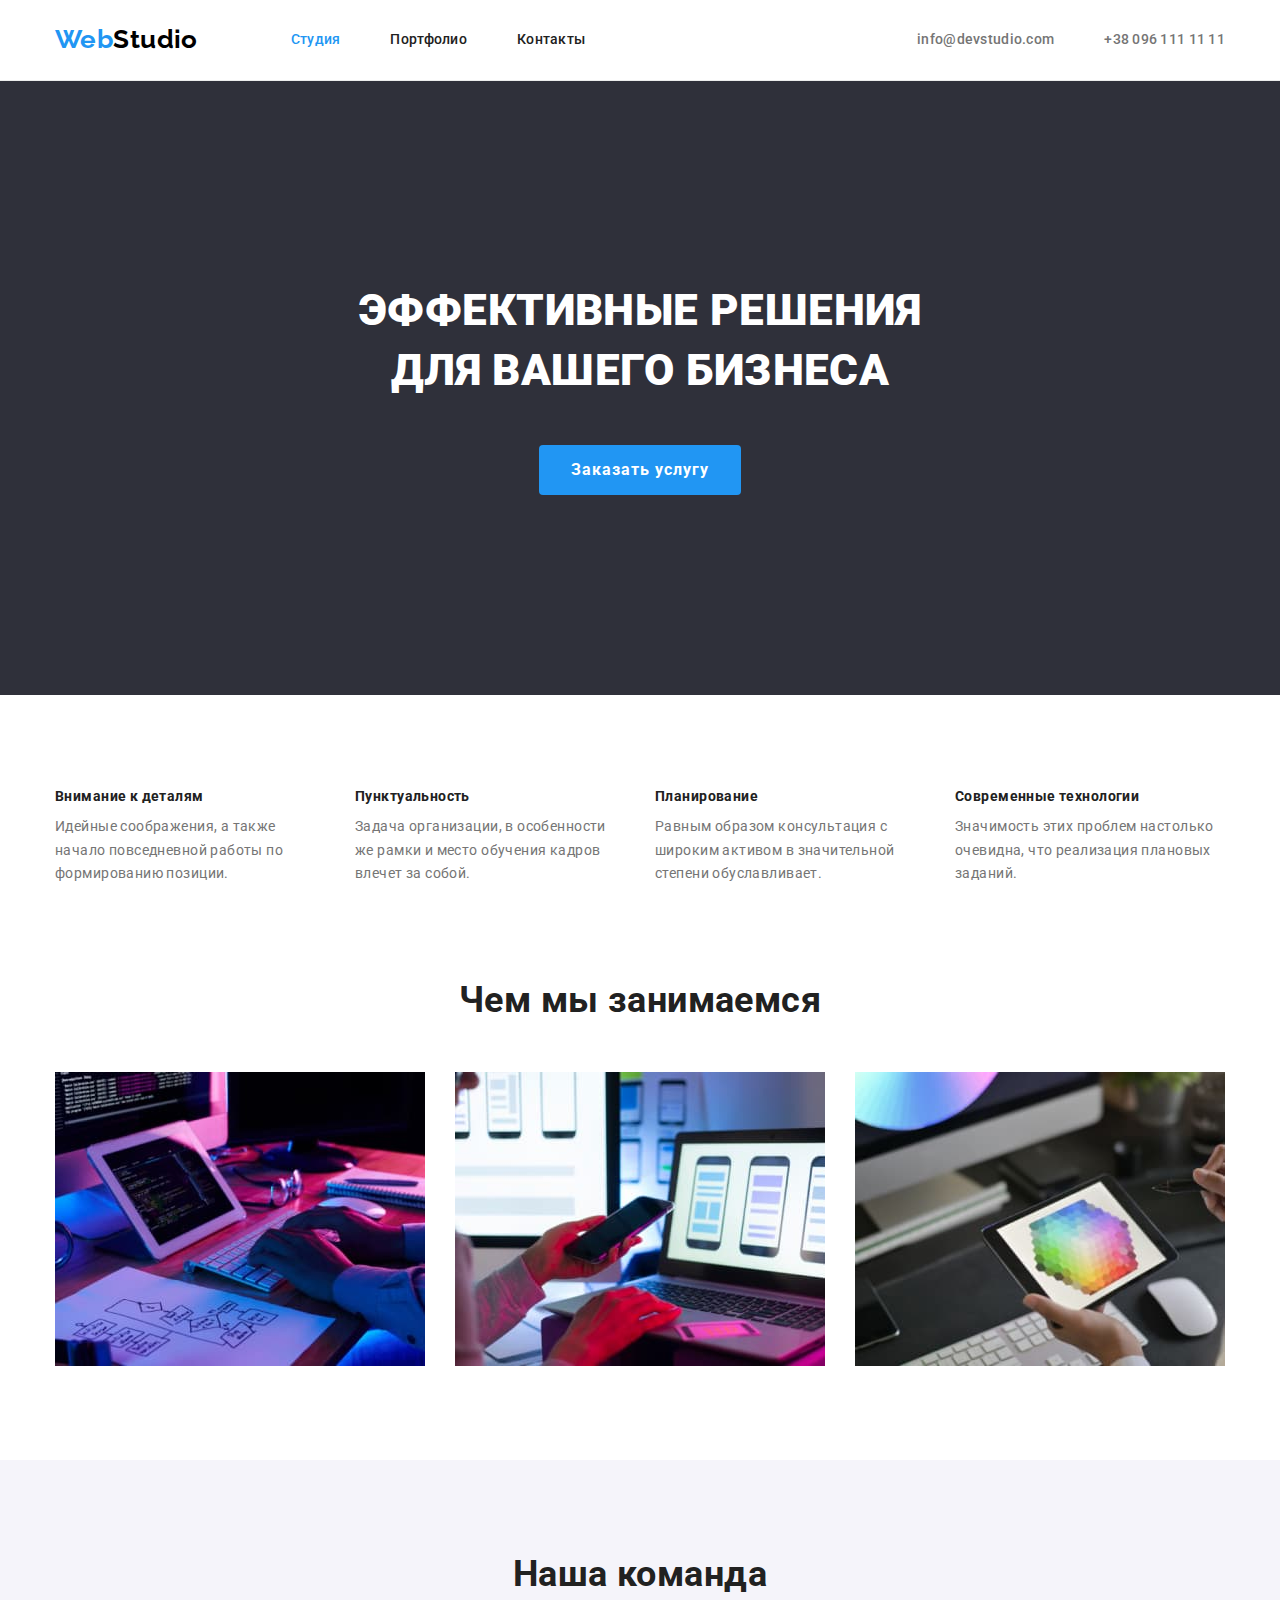
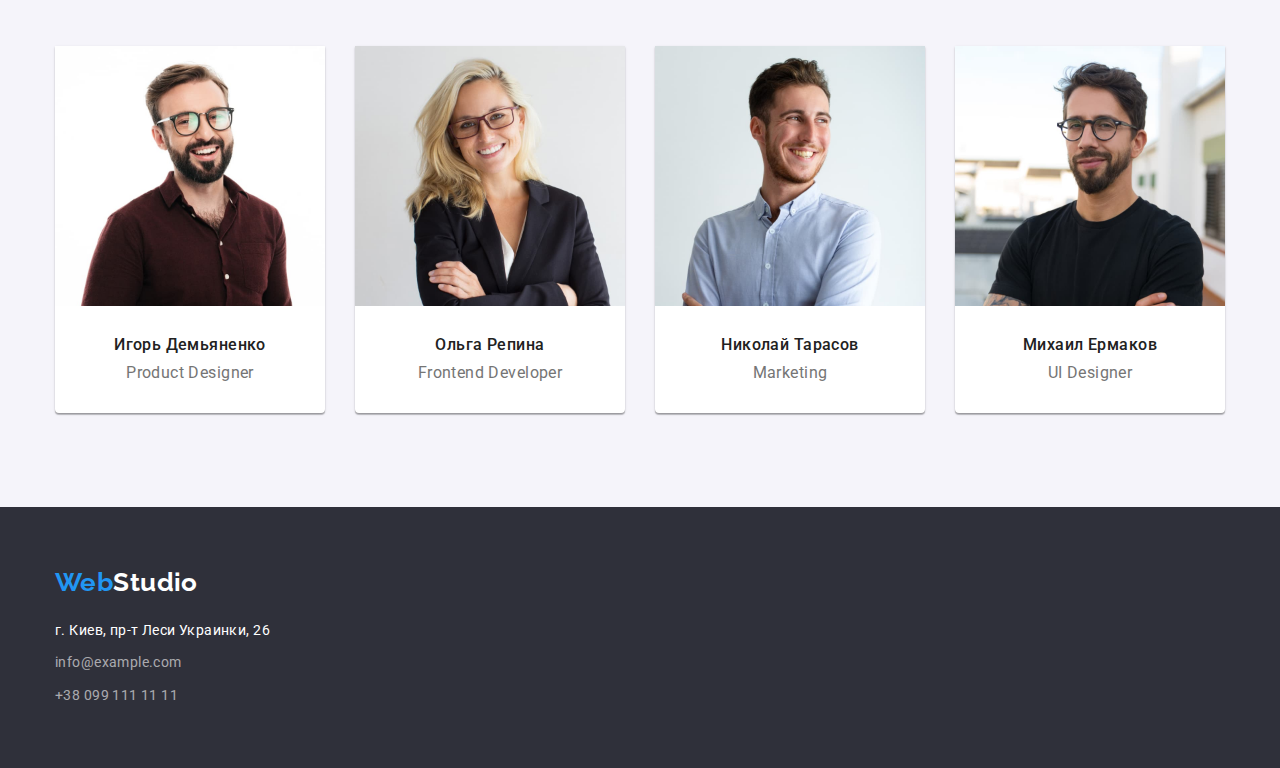
<file: index.html>
<!DOCTYPE html>
<html lang="ru">
  <head>
    <meta charset="UTF-8" />
    <meta http-equiv="X-UA-Compatible" content="IE=edge" />
    <meta name="viewport" content="width=device-width, initial-scale=1.0" />
    <title>WebStudio</title>
    <link rel="preconnect" href="https://fonts.googleapis.com" />
    <link rel="preconnect" href="https://fonts.gstatic.com" crossorigin />
    <link
      href="https://fonts.googleapis.com/css2?family=Raleway:wght@700&family=Roboto:wght@400;500;700;900&display=swap"
      rel="stylesheet"
    />
    <link
      rel="stylesheet"
      href="https://cdnjs.cloudflare.com/ajax/libs/modern-normalize/1.1.0/modern-normalize.min.css"
    />
    <link rel="stylesheet" href="./css/styles.css" />
  </head>
  <body>
    <!-- Header -->
    <header class="header">
      <div class="conteiner header-div">
        <a href="./index.html" class="logo"
          >Web<span class="logo-part">Studio</span></a
        >
        <nav>
          <ul class="site-nav list">
            <li class="item">
              <a class="link current" href="./index.html">Студия</a>
            </li>
            <li class="item">
              <a class="link" href="./portfolio.html">Портфолио</a>
            </li>
            <li class="item"><a class="link" href="">Контакты</a></li>
          </ul>
        </nav>
        <ul class="header-contact list">
          <li class="go-to">
            <a class="contact" href="mailto:info@devstudio.com"
              >info@devstudio.com</a
            >
          </li>
          <li class="go-to">
            <a class="contact" href="tel:+380961111111">+38 096 111 11 11</a>
          </li>
        </ul>
      </div>
    </header>

    <!-- Main -->

    <main>
      <section class="hero">
        <div class="conteiner">
          <h1 class="hero-title">
            Эффективные решения
            <br />
            для вашего бизнеса
          </h1>
          <button class="hero-button" type="button">Заказать услугу</button>
        </div>
      </section>

      <!-- Качества компании -->

      <section class="quality">
        <div class="conteiner">
          <h2 class="visually-hidden">Качества компании</h2>
          <ul class="aspect list">
            <li class="item">
              <h3 class="section-title top">Внимание к деталям</h3>
              <p>
                Идейные соображения, а также начало повседневной работы по
                формированию позиции.
              </p>
            </li>
            <li class="item">
              <h3 class="section-title top">Пунктуальность</h3>
              <p>
                Задача организации, в особенности же рамки и место обучения
                кадров влечет за собой.
              </p>
            </li>
            <li class="item">
              <h3 class="section-title top">Планирование</h3>
              <p>
                Равным образом консультация с широким активом в значительной
                степени обуславливает.
              </p>
            </li>
            <li class="item">
              <h3 class="section-title top">Современные технологии</h3>
              <p>
                Значимость этих проблем настолько очевидна, что реализация
                плановых заданий.
              </p>
            </li>
          </ul>
        </div>
      </section>

      <!-- Чем мы занимаемся -->

      <section class="about">
        <div class="conteiner">
          <h2 class="section-title photo">Чем мы занимаемся</h2>
          <ul class="photo-about list">
            <li class="item">
              <img
                src="./images/coding-1.jpg"
                alt="человек пишет код"
                width="370"
              />
            </li>
            <li class="item">
              <img
                src="./images/device-2.jpg"
                alt="человек с телофоном за ноутбуком"
                width="370"
              />
            </li>
            <li class="item">
              <img
                src="./images/design-3.jpg"
                alt="человек выбирает цвет"
                width="370"
              />
            </li>
          </ul>
        </div>
      </section>

      <!-- Наша команда -->

      <section class="section teem">
        <div class="conteiner">
          <h2 class="section-title photo">Наша команда</h2>
          <ul class="members-photo list">
            <li class="item border-photo">
              <img
                src="./images/product-designer.jpg"
                alt="продукт-менеджер"
                width="270"
              />
              <div class="work-name">
                <h3 class="name-title">Игорь Демьяненко</h3>
                <p class="work-title" lang="en">Product Designer</p>
              </div>
            </li>

            <li class="item border-photo">
              <img
                src="./images/frontend-developer.jpg"
                alt="фронтенд-разработчик"
                width="270"
              />
              <div class="work-name">
                <h3 class="name-title">Ольга Репина</h3>
                <p class="work-title" lang="en">Frontend Developer</p>
              </div>
            </li>
            <li class="item border-photo">
              <img src="./images/marketing.jpg" alt="маркетинг" width="270" />
              <div class="work-name">
                <h3 class="name-title">Николай Тарасов</h3>
                <p class="work-title" lang="en">Marketing</p>
              </div>
            </li>
            <li class="item border-photo">
              <img src="./images/ui-designer.jpg" alt="дезайнер" width="270" />
              <div class="work-name">
                <h3 class="name-title">Михаил Ермаков</h3>
                <p class="work-title" lang="en">UI Designer</p>
              </div>
            </li>
          </ul>
        </div>
      </section>
    </main>

    <!-- Footer -->

    <footer class="footer">
      <div class="conteiner">
        <a href="./index.html" class="logo footer"
          >Web<span class="logo-part-footer">Studio</span></a
        >
        <address class="address">г. Киев, пр-т Леси Украинки, 26</address>
        <ul class="footer-contact list">
          <li class="mail-tel">
            <a class="contact" href="mailto:info@example.com"
              >info@example.com</a
            >
          </li>
          <li class="mail-tel">
            <a class="contact tel" href="tel:+380991111111"
              >+38 099 111 11 11</a
            >
          </li>
        </ul>
      </div>
    </footer>
  </body>
</html>
</file>
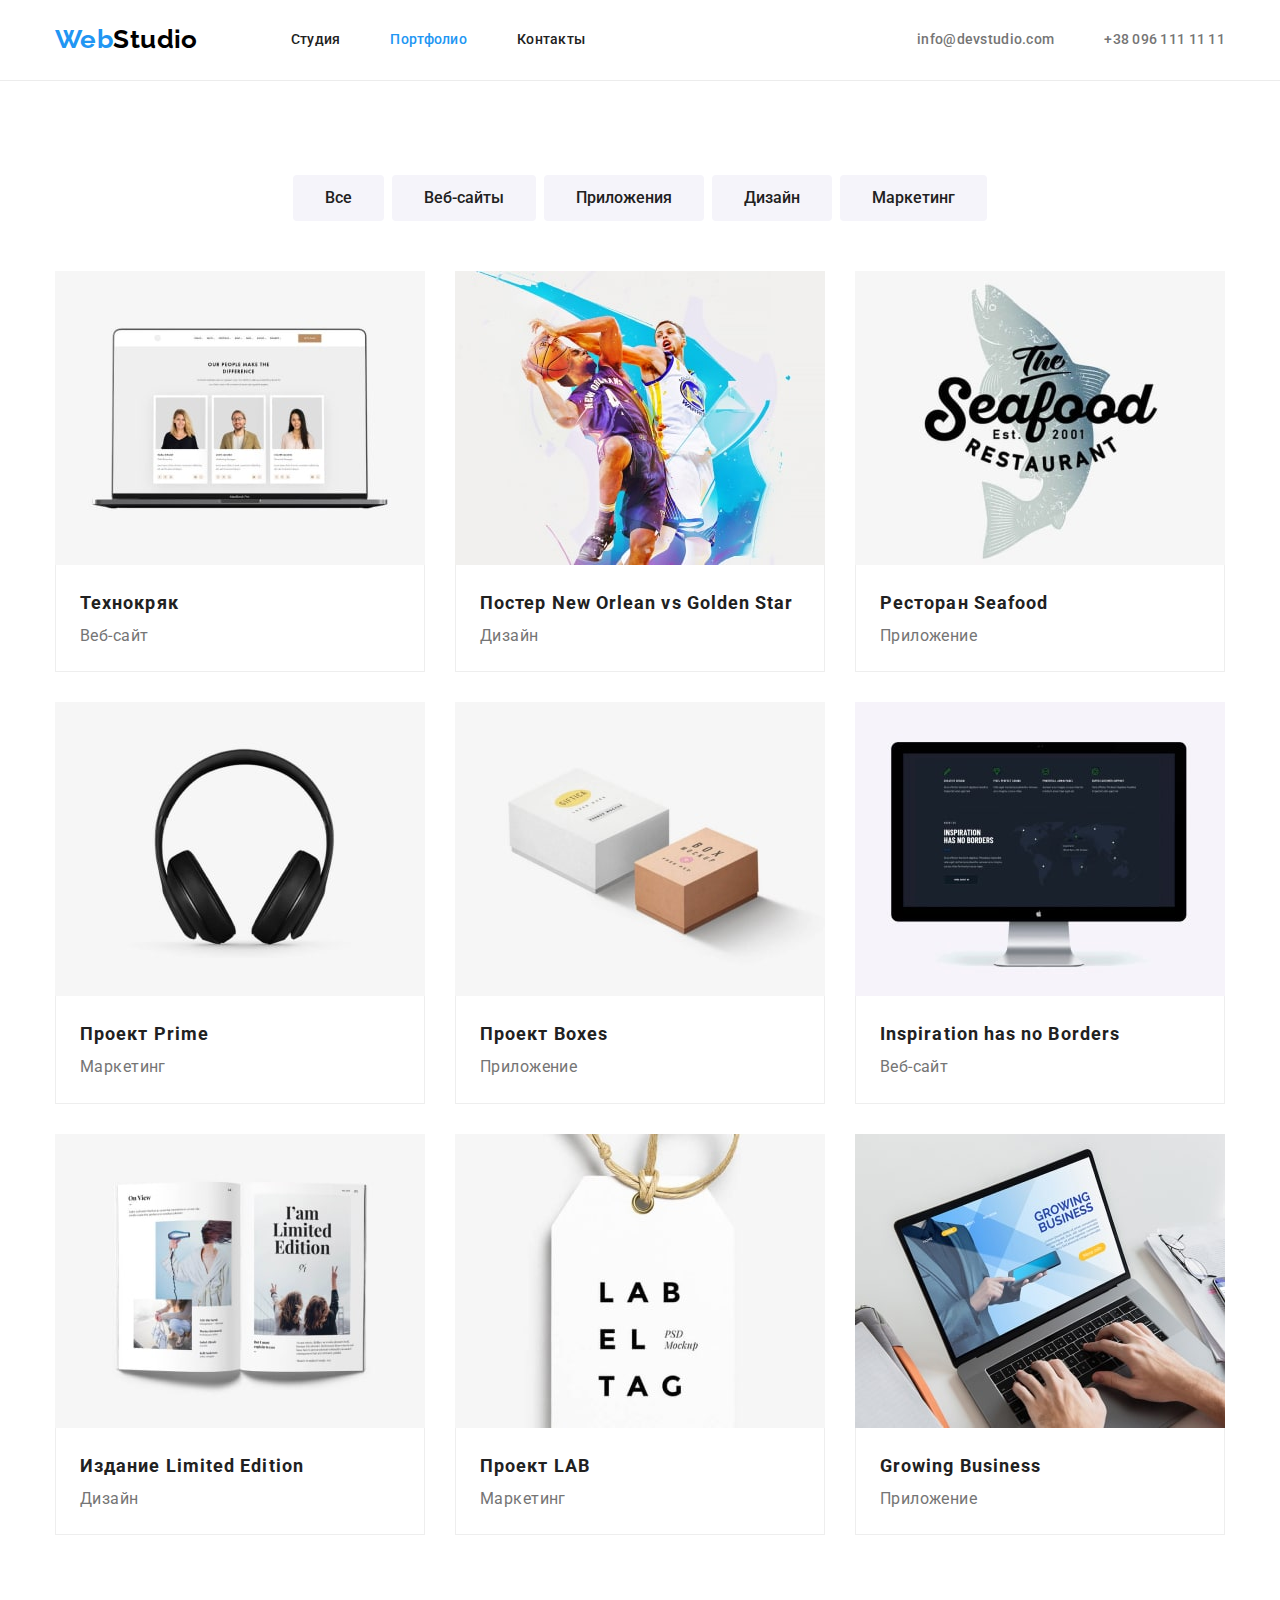
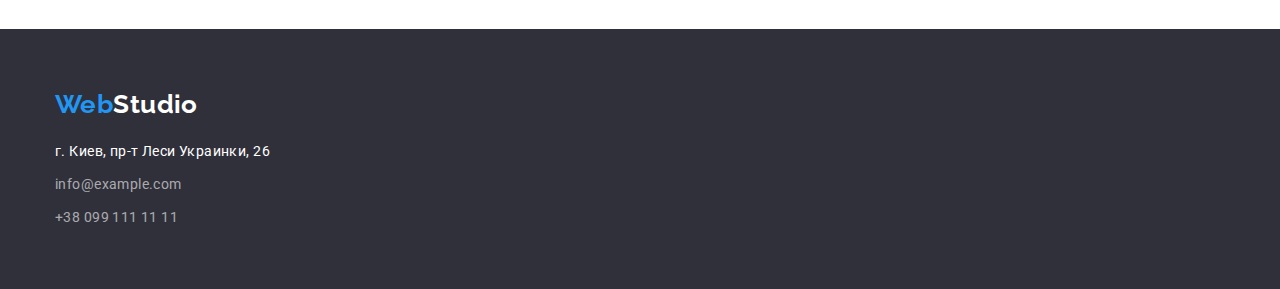
<file: portfolio.html>
<!DOCTYPE html>
<html lang="ru">
  <head>
    <meta charset="UTF-8" />
    <meta http-equiv="X-UA-Compatible" content="IE=edge" />
    <meta name="viewport" content="width=device-width, initial-scale=1.0" />
    <title>WebStudio</title>
    <link rel="preconnect" href="https://fonts.googleapis.com" />
    <link rel="preconnect" href="https://fonts.gstatic.com" crossorigin />
    <link
      href="https://fonts.googleapis.com/css2?family=Raleway:wght@700&family=Roboto:wght@400;500;700;900&display=swap"
      rel="stylesheet"
    />
    <link
      rel="stylesheet"
      href="https://cdnjs.cloudflare.com/ajax/libs/modern-normalize/1.1.0/modern-normalize.min.css"
    />
    <link rel="stylesheet" href="./css/styles.css" />
  </head>
  <body class="body">
    <!-- Header -->
    <header class="header">
      <div class="conteiner header-div">
        <a href="./index.html" class="logo"
          >Web<span class="logo-part">Studio</span></a
        >
        <nav>
          <ul class="site-nav list">
            <li class="item">
              <a class="link" href="./index.html">Студия</a>
            </li>
            <li class="item">
              <a class="link current" href="./portfolio.html">Портфолио</a>
            </li>
            <li class="item"><a class="link" href="">Контакты</a></li>
          </ul>
        </nav>
        <ul class="header-contact list">
          <li class="go-to">
            <a class="contact" href="mailto:info@devstudio.com"
              >info@devstudio.com</a
            >
          </li>
          <li class="go-to">
            <a class="contact" href="tel:+380961111111">+38 096 111 11 11</a>
          </li>
        </ul>
      </div>
    </header>

    <!-- Main -->

    <main>
      <!-- Фильтр -->
      <section class="filter">
        <div class="conteiner">
          <h1 class="visually-hidden">Фильтр</h1>
          <ul class="portfolio-buttons list">
            <li class="item">
              <button class="button" type="button">Все</button>
            </li>
            <li class="item">
              <button class="button" type="button">Веб-сайты</button>
            </li>
            <li class="item">
              <button class="button" type="button">Приложения</button>
            </li>
            <li class="item">
              <button class="button" type="button">Дизайн</button>
            </li>
            <li class="item">
              <button class="button" type="button">Маркетинг</button>
            </li>
          </ul>

          <!-- Портфолио с фото -->

          <h2 class="visually-hidden">Портфолио</h2>
          <ul class="portfolio-photo list">
            <li class="item">
              <a class="link-portfolio" href="">
                <img
                  src="./images/notebook-min.jpg"
                  alt="фото на ноутбуке"
                  width="370"
                />
                <div class="photo-text">
                  <h3 class="link-title">Технокряк</h3>
                  <p class="link-description">Веб-сайт</p>
                </div>
              </a>
            </li>
            <li class="item">
              <a class="link-portfolio" href="">
                <img
                  src="./images/poster-min.jpg"
                  alt="баскетболисты в прижке с мячом"
                  width="370"
                />
                <div class="photo-text">
                  <h3 class="link-title">
                    Постер <span lang="en">New Orlean vs Golden Star</span>
                  </h3>
                  <p class="link-description">Дизайн</p>
                </div>
              </a>
            </li>
            <li class="item">
              <a class="link-portfolio" href="">
                <img
                  src="./images/seafood-min.jpg"
                  alt="лейьл ресторана"
                  width="370"
                />
                <div class="photo-text">
                  <h3 class="link-title">
                    Ресторан <span lang="en">Seafood</span>
                  </h3>
                  <p class="link-description">Приложение</p>
                </div>
              </a>
            </li>
            <li class="item">
              <a class="link-portfolio" href="">
                <img
                  src="./images/headphones-min.jpg"
                  alt="наушники"
                  width="370"
                />
                <div class="photo-text">
                  <h3 class="link-title">
                    Проект <span lang="en">Prime</span>
                  </h3>
                  <p class="link-description">Маркетинг</p>
                </div>
              </a>
            </li>
            <li class="item">
              <a class="link-portfolio" href="">
                <img src="./images/boxes-min.jpg" alt="коробки" width="370" />
                <div class="photo-text">
                  <h3 class="link-title">
                    Проект <span lang="en">Boxes</span>
                  </h3>
                  <p class="link-description">Приложение</p>
                </div>
              </a>
            </li>
            <li class="item">
              <a class="link-portfolio" href="">
                <img
                  src="./images/monoblock-min.jpg"
                  alt="моноблок"
                  width="370"
                />
                <div class="photo-text">
                  <h3 class="link-title" lang="en">
                    Inspiration has no Borders
                  </h3>
                  <p class="link-description">Веб-сайт</p>
                </div>
              </a>
            </li>
            <li class="item">
              <a class="link-portfolio" href="">
                <img src="./images/book-min.jpg" alt="книга" width="370" />
                <div class="photo-text">
                  <h3 class="link-title">
                    Издание <span lang="en">Limited Edition</span>
                  </h3>
                  <p class="link-description">Дизайн</p>
                </div>
              </a>
            </li>
            <li class="item">
              <a class="link-portfolio" href="">
                <img src="./images/label-min.jpg" alt="лебл" width="370" />
                <div class="photo-text">
                  <h3 class="link-title">Проект <span lang="en">LAB</span></h3>
                  <p class="link-description">Маркетинг</p>
                </div>
              </a>
            </li>
            <li class="item">
              <a class="link-portfolio" href="">
                <img
                  src="./images/writing-min.jpg"
                  alt="человек печатает на ноутбуке"
                  width="370"
                />
                <div class="photo-text">
                  <h3 class="link-title" lang="en">Growing Business</h3>
                  <p class="link-description">Приложение</p>
                </div>
              </a>
            </li>
          </ul>
        </div>
      </section>
    </main>

    <!-- Footer -->

    <footer class="footer">
      <div class="conteiner">
        <a href="./index.html" class="logo footer"
          >Web<span class="logo-part-footer">Studio</span></a
        >
        <address class="address">г. Киев, пр-т Леси Украинки, 26</address>
        <ul class="footer-contact list">
          <li class="mail-tel">
            <a class="contact" href="mailto:info@example.com"
              >info@example.com</a
            >
          </li>
          <li class="mail-tel">
            <a class="contact tel" href="tel:+380991111111"
              >+38 099 111 11 11</a
            >
          </li>
        </ul>
      </div>
    </footer>
  </body>
</html>
</file>
<file: css/styles.css>
:root {
  --primery-text-color: #757575;
  --title-text-color: #212121;
  --accent-color: #2196f3;
  --secondary-background: #2f303a;
  --teem-background: #f5f4fa;
  --rgba: rgba(255, 255, 255, 0.6);
  --main-white-color: #ffffff;
  --part-logo: #000000;
}

/* сбрасуем марджины */
h1,
h2,
h3,
h4,
h5,
h6,
p {
  margin: 0px;
}
ul {
  margin: 0;
  padding-left: 0;
}

img {
  display: block;
  max-width: 100%;
}

/* Прячем заголовки */

.visually-hidden {
  position: absolute;
  width: 1px;
  height: 1px;
  margin: -1px;
  border: 0;
  padding: 0;
  white-space: nowrap;
  clip-path: inset(100%);
  clip: rect(0 0 0 0);
  overflow: hidden;
}

/* создаем контейнер */
.conteiner {
  width: 1200px;
  margin: 0 auto;
  padding-left: 15px;
  padding-right: 15px;
}
/* Body */

body {
  color: var(--primery-text-color);

  font-family: roboto, sans-serif;
  letter-spacing: 0.03em;
  font-size: 14px;
  line-height: 1.7;
}

.header {
  background-color: var(--main-white-color);
  border-bottom: 1px solid #ececec;
}

/* Logo */

.logo {
  color: var(--accent-color);
  margin-right: 93px;
  padding-top: 24px;
  padding-bottom: 25px;
  display: inline-block;

  font-family: raleway, sans-serif;
  font-weight: 700;
  font-size: 26px;
  line-height: 1.2;
  text-decoration: none;
}

.logo.footer {
  display: inline-block;
  padding-top: 0;
  padding-bottom: 0;
  margin-right: 0;
  margin-bottom: 20px;
}

.logo-part {
  color: var(--part-logo);
}

.logo-part-footer {
  color: var(--main-white-color);
}

/* Убираем точки из списков */

.list {
  list-style: none;
}

/* Навигация сайта */

.header-div {
  display: flex;
  align-items: center;
}

.site-nav {
  display: flex;
}

.site-nav .item {
  margin-right: 50px;
}

.site-nav .item:last-child {
  margin-right: 0;
}

.site-nav .link {
  color: var(--title-text-color);

  font-weight: 500;
  font-size: 14px;
  line-height: 1.14;
  letter-spacing: 0.02em;
  text-decoration: none;
}

.site-nav .link:hover,
.site-nav .link:focus {
  color: var(--accent-color);
}

.site-nav .link.current {
  color: var(--accent-color);
}

.header-contact {
  display: flex;
  margin-left: auto;
}

.header-contact .go-to + .go-to {
  margin-left: 50px;
}

.header-contact .contact {
  color: var(--primery-text-color);

  font-weight: 500;
  font-size: 14px;
  line-height: 1.14px;
  letter-spacing: 0.02em;
  text-decoration: none;
}

.header-contact .contact:hover,
.header-contact .contact:focus {
  color: var(--accent-color);
}

/* Hero */

.hero,
.hero-title {
  color: var(--main-white-color);
  background-color: var(--secondary-background);

  font-weight: 900;
  font-size: 44px;
  line-height: 1.36;
  text-transform: uppercase;
  text-align: center;
}

.hero {
  padding-top: 200px;
  padding-bottom: 200px;
}
.hero-title {
  margin-bottom: 30px;
}

.hero-button {
  color: var(--main-white-color);
  background-color: var(--accent-color);

  letter-spacing: 0.06em;
  font-weight: 700;
  font-size: 16px;
  line-height: 1.87;
  font-family: inherit;
  text-align: center;
  border: none;
  border-radius: 4px;
  padding: 10px 32px;
  cursor: pointer;
}

/* качества компании */
.aspect {
  display: flex;
}
.aspect > .item {
  width: 270px;
}
.aspect .item + .item {
  margin-left: 30px;
}
.quality {
  padding-top: 94px;
  padding-bottom: 94px;
}
.section-title.top {
  margin-bottom: 10px;
}
/* Секции */

.section-title {
  color: var(--title-text-color);
  margin-bottom: 50px;

  font-weight: 700;
  font-size: 14px;
  line-height: 1.14;
}

.about {
  padding-bottom: 94px;
}

.photo-about {
  display: flex;
  justify-content: center;
}

.photo-about .item + .item {
  margin-left: 30px;
}

.section-title.photo {
  color: var(--title-text-color);

  font-weight: 700;
  font-size: 36px;
  line-height: 1.16;
  text-align: center;
}

/* Наша команда */

.section.teem {
  background-color: var(--teem-background);

  padding-top: 94px;
  padding-bottom: 94px;
}

.members-photo {
  display: flex;
  justify-content: center;
}

.item.border-photo {
  border: 1px;
  background: var(--main-white-color);

  box-shadow: 0px 1px 3px rgba(0, 0, 0, 0.12), 0px 1px 1px rgba(0, 0, 0, 0.14),
    0px 2px 1px rgba(0, 0, 0, 0.2);
  border-radius: 0px 0px 4px 4px;
}

.members-photo .item + .item {
  margin-left: 30px;
}

.work-name {
  padding-top: 30px;
  padding-bottom: 30px;
}

.name-title {
  color: var(--title-text-color);
  text-align: center;
  margin-bottom: 10px;

  font-weight: 500;
  font-size: 16px;
  line-height: 1.18;
}

.work-title {
  text-align: center;
  font-size: 16px;
  line-height: 1.18;
}

/* Footer */

.footer {
  background-color: var(--secondary-background);
  padding-top: 60px;
  padding-bottom: 60px;
}

.address {
  color: var(--main-white-color);
  margin-bottom: 9px;

  font-size: 14px;
  line-height: 1.7;
  text-decoration: none;
  font-style: normal;
}

.footer-contact > .mail-tel {
  margin-bottom: 9px;
}

.footer-contact > .mail-tel:last-child {
  margin-bottom: 0;
}

.footer-contact .contact {
  color: var(--rgba);

  font-size: 14px;
  line-height: 1.7;
  text-decoration: none;
}

.footer-contact .contact:hover,
.footer-contact .contact:focus {
  color: var(--accent-color);
}

/* Кнопки портфолио */

.filter {
  padding-top: 94px;
  padding-bottom: 94px;
}

.portfolio-buttons {
  display: flex;
  justify-content: center;
  margin-bottom: 50px;
}

.portfolio-buttons .item + .item {
  margin-left: 8px;
}

.portfolio-buttons .button {
  background-color: var(--teem-background);
  color: var(--title-text-color);

  font-family: inherit;
  font-weight: 500;
  font-size: 16px;
  line-height: 1.6;
  border: none;
  border-radius: 4px;
  padding: 10px 32px;

  cursor: pointer;
}

.portfolio-buttons .button:hover,
.portfolio-buttons .button:focus {
  background-color: var(--accent-color);
  color: var(--main-white-color);
}

/* Фото портфолио */

.portfolio-photo {
  display: flex;
  flex-wrap: wrap;
  margin-left: -30px;
  margin-top: -30px;
}

.portfolio-photo > .item {
  flex-basis: calc(100% / 3 - 30px);
  margin-top: 30px;
  margin-left: 30px;

  /* overflow: hidden; */
}

.photo-text {
  padding: 20px 24px;
  background: var(--main-white-color);
  border-bottom: 1px solid #eeeeee;
  border-left: 1px solid #eeeeee;
  border-right: 1px solid #eeeeee;
}

.link-title {
  color: var(--title-text-color);

  font-weight: 700;
  font-size: 18px;
  line-height: 2;
  letter-spacing: 0.06em;
}

.link-description {
  color: var(--primery-text-color);

  font-size: 16px;
  line-height: 1.9;
}

.link-portfolio {
  text-decoration: none;
  display: inline-block;
}
</file>
